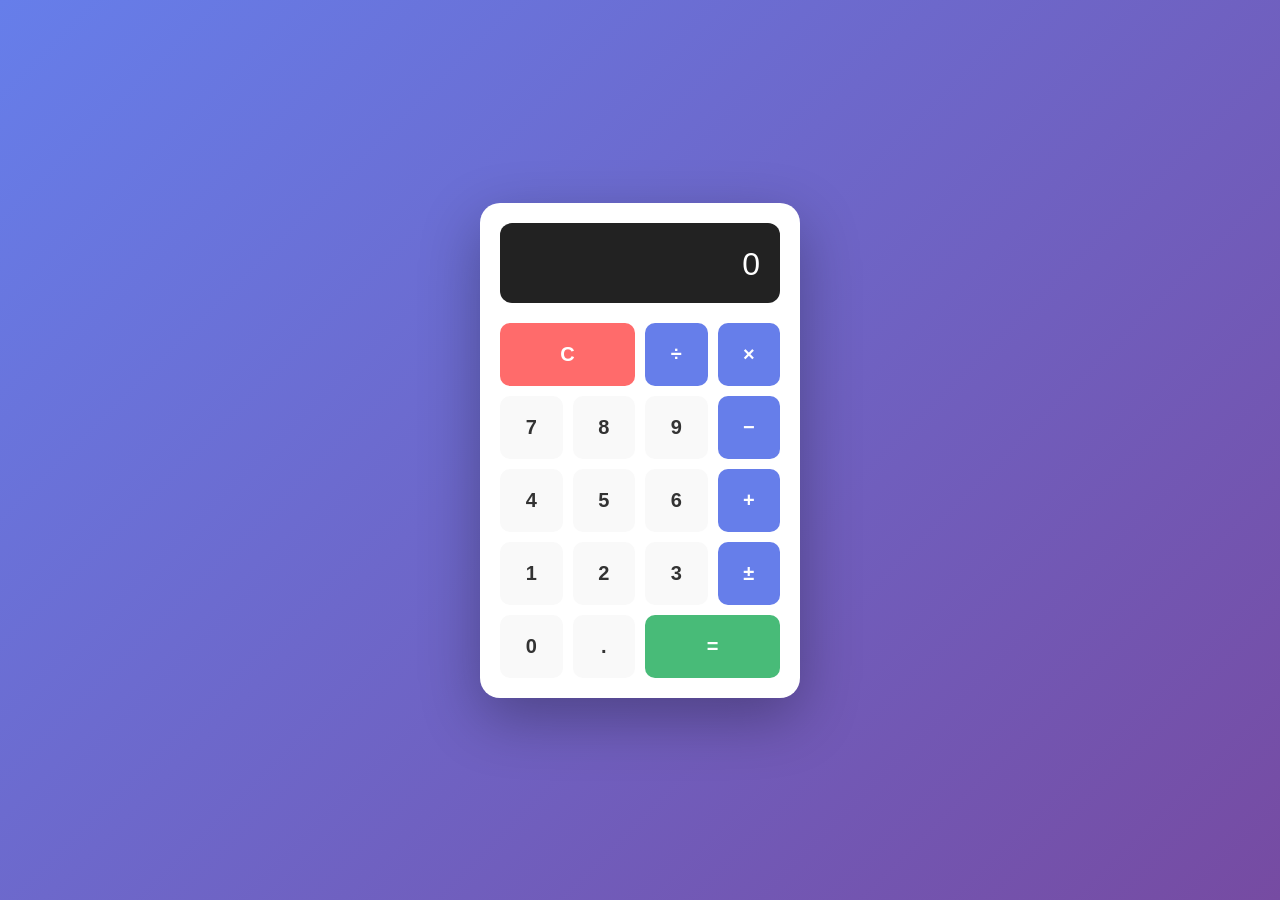
<file: output-style-test/calculator.html>
<!DOCTYPE html>
<html lang="ko">
<head>
    <meta charset="UTF-8">
    <meta name="viewport" content="width=device-width, initial-scale=1.0">
    <title>계산기</title>
    <style>
        * {
            margin: 0;
            padding: 0;
            box-sizing: border-box;
        }

        body {
            font-family: -apple-system, BlinkMacSystemFont, 'Segoe UI', Roboto, sans-serif;
            background: linear-gradient(135deg, #667eea 0%, #764ba2 100%);
            min-height: 100vh;
            display: flex;
            justify-content: center;
            align-items: center;
            padding: 20px;
        }

        .calculator {
            background: white;
            border-radius: 20px;
            box-shadow: 0 20px 60px rgba(0, 0, 0, 0.3);
            padding: 20px;
            width: 100%;
            max-width: 320px;
        }

        .display {
            background: #222;
            color: #fff;
            font-size: 32px;
            padding: 20px;
            border-radius: 12px;
            text-align: right;
            margin-bottom: 20px;
            word-wrap: break-word;
            word-break: break-all;
            min-height: 80px;
            display: flex;
            align-items: flex-end;
            justify-content: flex-end;
        }

        .buttons {
            display: grid;
            grid-template-columns: repeat(4, 1fr);
            gap: 10px;
        }

        button {
            padding: 20px;
            font-size: 20px;
            border: none;
            border-radius: 10px;
            cursor: pointer;
            transition: all 0.2s;
            font-weight: 600;
            background: #f0f0f0;
            color: #333;
        }

        button:active {
            transform: scale(0.95);
        }

        button.operator {
            background: #667eea;
            color: white;
        }

        button.operator:hover {
            background: #5568d3;
        }

        button.equals {
            background: #48bb78;
            color: white;
            grid-column: span 2;
        }

        button.equals:hover {
            background: #38a169;
        }

        button.clear {
            background: #ff6b6b;
            color: white;
            grid-column: span 2;
        }

        button.clear:hover {
            background: #ff5252;
        }

        button:hover {
            background: #e0e0e0;
        }

        .number-btn {
            background: #f9f9f9;
        }

        .number-btn:hover {
            background: #efefef;
        }
    </style>
</head>
<body>
    <div class="calculator">
        <div class="display" id="display">0</div>

        <div class="buttons">
            <button class="clear" onclick="clearDisplay()">C</button>
            <button class="operator" onclick="appendOperator('/')">÷</button>
            <button class="operator" onclick="appendOperator('*')">×</button>

            <button class="number-btn" onclick="appendNumber('7')">7</button>
            <button class="number-btn" onclick="appendNumber('8')">8</button>
            <button class="number-btn" onclick="appendNumber('9')">9</button>
            <button class="operator" onclick="appendOperator('-')">−</button>

            <button class="number-btn" onclick="appendNumber('4')">4</button>
            <button class="number-btn" onclick="appendNumber('5')">5</button>
            <button class="number-btn" onclick="appendNumber('6')">6</button>
            <button class="operator" onclick="appendOperator('+')">+</button>

            <button class="number-btn" onclick="appendNumber('1')">1</button>
            <button class="number-btn" onclick="appendNumber('2')">2</button>
            <button class="number-btn" onclick="appendNumber('3')">3</button>
            <button class="operator" onclick="toggleNegative()">±</button>

            <button class="number-btn" onclick="appendNumber('0')">0</button>
            <button class="number-btn" onclick="appendNumber('.')">.</button>
            <button class="equals" onclick="calculate()">=</button>
        </div>
    </div>

    <script>
        let display = document.getElementById('display');
        let currentValue = '0';
        let previousValue = '';
        let operator = null;
        let shouldResetDisplay = false;

        function updateDisplay() {
            display.textContent = currentValue;
        }

        function appendNumber(num) {
            // TODO(human): 숫자 입력 로직을 완성하세요
            // 현재 디스플레이에 숫자를 추가하는 기능을 구현해야 합니다.
            // 다음을 고려하세요:
            // 1. 디스플레이가 '0'이면 새 숫자로 교체
            // 2. 소수점은 한 번만 추가
            // 3. shouldResetDisplay가 true면 새로 시작
        }

        function appendOperator(op) {
            if (operator !== null && !shouldResetDisplay) {
                calculate();
            }
            previousValue = currentValue;
            operator = op;
            shouldResetDisplay = true;
            updateDisplay();
        }

        function calculate() {
            if (operator === null || previousValue === '') return;

            const prev = parseFloat(previousValue);
            const current = parseFloat(currentValue);
            let result;

            switch (operator) {
                case '+':
                    result = prev + current;
                    break;
                case '-':
                    result = prev - current;
                    break;
                case '*':
                    result = prev * current;
                    break;
                case '/':
                    result = current !== 0 ? prev / current : 0;
                    break;
                default:
                    return;
            }

            currentValue = result.toString();
            operator = null;
            previousValue = '';
            shouldResetDisplay = true;
            updateDisplay();
        }

        function clearDisplay() {
            currentValue = '0';
            previousValue = '';
            operator = null;
            shouldResetDisplay = false;
            updateDisplay();
        }

        function toggleNegative() {
            const num = parseFloat(currentValue);
            currentValue = (num * -1).toString();
            updateDisplay();
        }
    </script>
</body>
</html>
</file>
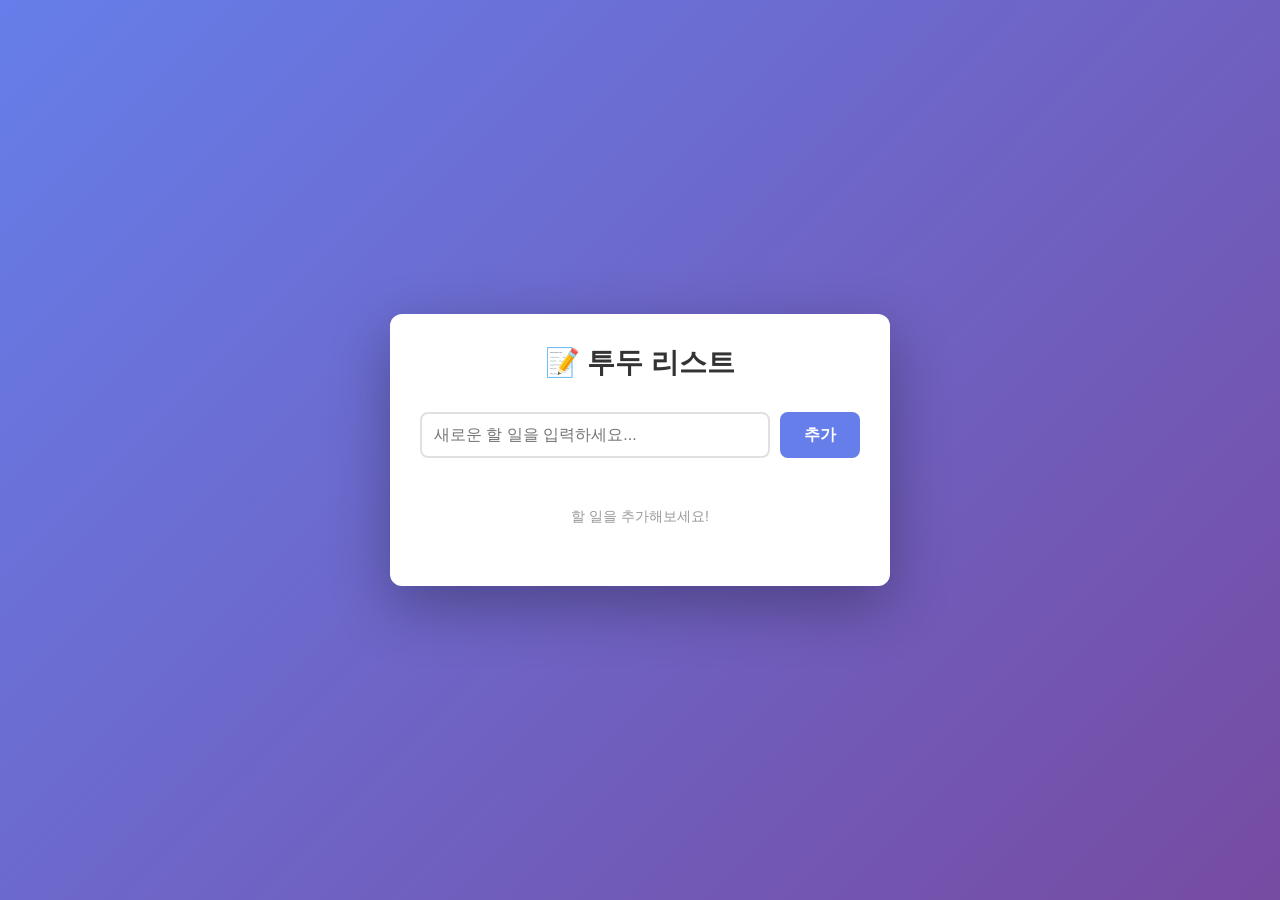
<file: output-style-test/todo.html>
<!DOCTYPE html>
<html lang="ko">
<head>
    <meta charset="UTF-8">
    <meta name="viewport" content="width=device-width, initial-scale=1.0">
    <title>투두 리스트</title>
    <style>
        * {
            margin: 0;
            padding: 0;
            box-sizing: border-box;
        }

        body {
            font-family: -apple-system, BlinkMacSystemFont, 'Segoe UI', Roboto, sans-serif;
            background: linear-gradient(135deg, #667eea 0%, #764ba2 100%);
            min-height: 100vh;
            display: flex;
            justify-content: center;
            align-items: center;
            padding: 20px;
        }

        .container {
            background: white;
            border-radius: 12px;
            box-shadow: 0 20px 60px rgba(0, 0, 0, 0.3);
            width: 100%;
            max-width: 500px;
            padding: 30px;
        }

        h1 {
            color: #333;
            margin-bottom: 30px;
            text-align: center;
            font-size: 28px;
        }

        .input-group {
            display: flex;
            gap: 10px;
            margin-bottom: 20px;
        }

        input[type="text"] {
            flex: 1;
            padding: 12px;
            border: 2px solid #e0e0e0;
            border-radius: 8px;
            font-size: 16px;
            transition: border-color 0.3s;
        }

        input[type="text"]:focus {
            outline: none;
            border-color: #667eea;
        }

        button {
            padding: 12px 24px;
            background: #667eea;
            color: white;
            border: none;
            border-radius: 8px;
            font-size: 16px;
            cursor: pointer;
            transition: background 0.3s;
            font-weight: 600;
        }

        button:hover {
            background: #5568d3;
        }

        button:active {
            transform: scale(0.98);
        }

        .todo-list {
            list-style: none;
        }

        .todo-item {
            display: flex;
            align-items: center;
            padding: 15px;
            background: #f9f9f9;
            border-radius: 8px;
            margin-bottom: 10px;
            transition: all 0.3s;
        }

        .todo-item:hover {
            background: #f0f0f0;
            transform: translateX(5px);
        }

        .todo-item.completed {
            opacity: 0.6;
        }

        .todo-item.completed .todo-text {
            text-decoration: line-through;
            color: #999;
        }

        input[type="checkbox"] {
            width: 20px;
            height: 20px;
            margin-right: 12px;
            cursor: pointer;
            accent-color: #667eea;
        }

        .todo-text {
            flex: 1;
            color: #333;
            font-size: 16px;
        }

        .delete-btn {
            padding: 6px 12px;
            background: #ff6b6b;
            color: white;
            border: none;
            border-radius: 6px;
            cursor: pointer;
            font-size: 14px;
            transition: background 0.3s;
        }

        .delete-btn:hover {
            background: #ff5252;
        }

        .empty-message {
            text-align: center;
            color: #999;
            padding: 30px 0;
            font-size: 14px;
        }
    </style>
</head>
<body>
    <div class="container">
        <h1>📝 투두 리스트</h1>

        <div class="input-group">
            <input
                type="text"
                id="todoInput"
                placeholder="새로운 할 일을 입력하세요..."
                autocomplete="off"
            >
            <button onclick="addTodo()">추가</button>
        </div>

        <ul class="todo-list" id="todoList">
            <div class="empty-message">할 일을 추가해보세요!</div>
        </ul>
    </div>

    <script>
        const todoInput = document.getElementById('todoInput');
        const todoList = document.getElementById('todoList');

        // Enter 키로도 추가 가능
        todoInput.addEventListener('keypress', (e) => {
            if (e.key === 'Enter') {
                addTodo();
            }
        });

        function addTodo() {
            const text = todoInput.value.trim();

            if (!text) {
                alert('할 일을 입력하세요.');
                return;
            }

            // 빈 메시지 제거
            const emptyMessage = todoList.querySelector('.empty-message');
            if (emptyMessage) {
                emptyMessage.remove();
            }

            const li = document.createElement('li');
            li.className = 'todo-item';
            li.innerHTML = `
                <input type="checkbox" onchange="toggleComplete(this)">
                <span class="todo-text">${escapeHtml(text)}</span>
                <button class="delete-btn" onclick="deleteTodo(this)">삭제</button>
            `;

            todoList.appendChild(li);
            todoInput.value = '';
            todoInput.focus();
        }

        function deleteTodo(btn) {
            btn.closest('.todo-item').remove();

            // 리스트가 비었으면 빈 메시지 표시
            if (todoList.children.length === 0) {
                todoList.innerHTML = '<div class="empty-message">할 일을 추가해보세요!</div>';
            }
        }

        function toggleComplete(checkbox) {
            const item = checkbox.closest('.todo-item');
            item.classList.toggle('completed', checkbox.checked);
        }

        // XSS 방지를 위한 HTML 이스케이프
        function escapeHtml(text) {
            const div = document.createElement('div');
            div.textContent = text;
            return div.innerHTML;
        }
    </script>
</body>
</html>
</file>
